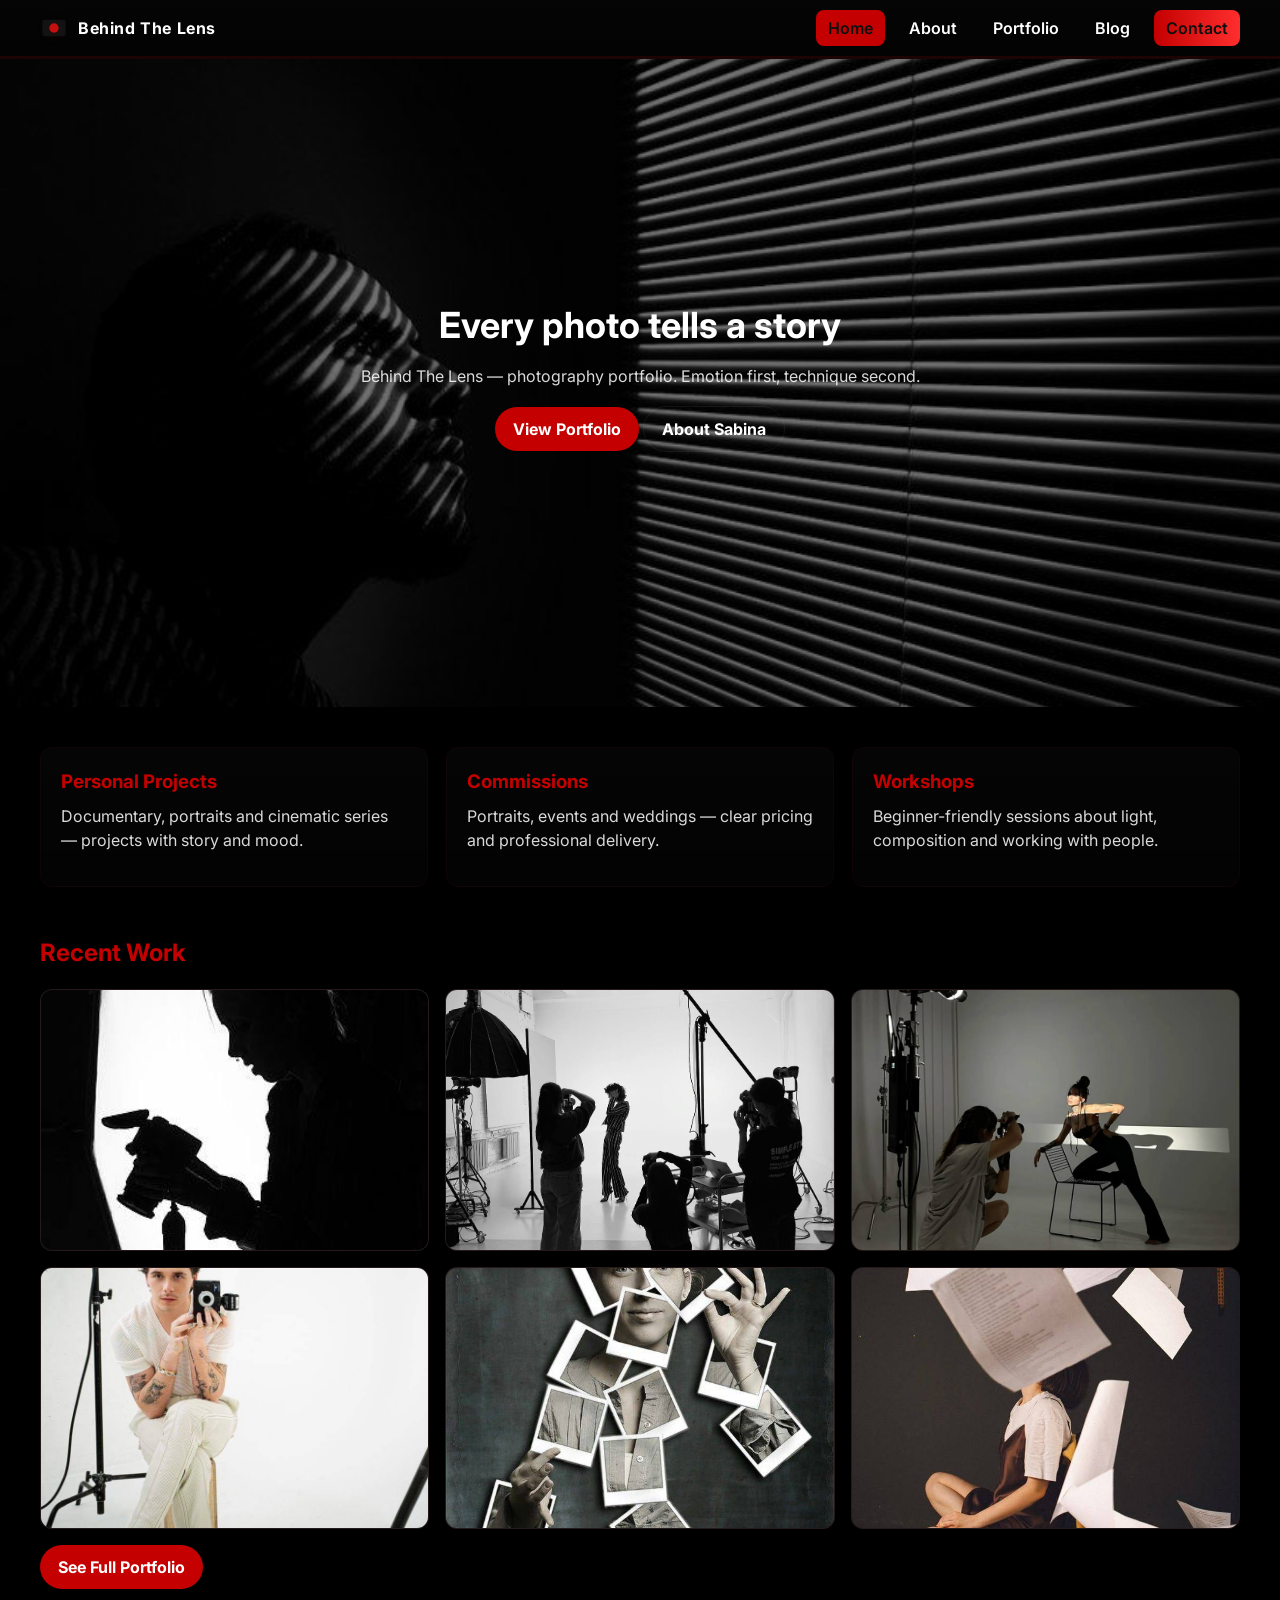
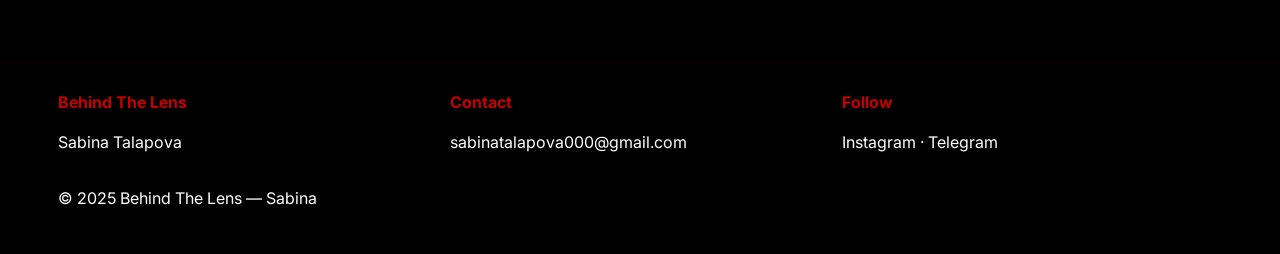
<file: index.html>
<!DOCTYPE html>
<html lang="en">
<head>
  <meta charset="utf-8" />
  <meta name="viewport" content="width=device-width,initial-scale=1" />
  <title>Behind The Lens — Home</title>
  <link href="https://fonts.googleapis.com/css2?family=Inter:wght@300;400;600;700&display=swap" rel="stylesheet">
  <link rel="stylesheet" href="style.css">
  <meta name="theme-color" content="#000000">
</head>
<body>
  <header class="site-header" role="banner">
    <div class="container header-inner">
      <a class="brand" href="index.html" aria-label="Behind The Lens — Home">
        <svg class="camera" width="28" height="28" viewBox="0 0 24 24" aria-hidden="true" focusable="false">
          <path fill="#c40000" d="M12 8a4 4 0 100 8 4 4 0 000-8z"></path>
          <rect x="2" y="5" width="20" height="14" rx="2" ry="2" fill="#fff" opacity="0.06"></rect>
        </svg>
        <span>Behind The Lens</span>
      </a>

      <button class="nav-toggle" id="navToggle" aria-expanded="false" aria-controls="mainNav">
        <span class="sr-only">Toggle navigation</span>
        <span class="hamburger"></span>
      </button>

      <nav id="mainNav" class="main-nav" role="navigation">
        <ul class="nav-list">
          <li><a href="index.html" class="active">Home</a></li>
          <li><a href="about.html">About</a></li>
          <li><a href="portfolio.html">Portfolio</a></li>
          <li><a href="blog.html">Blog</a></li>
          <li><a href="contact.html" class="cta">Contact</a></li>
        </ul>
      </nav>
    </div>
  </header>

  <main id="content" class="site-main">
    <section class="hero">
      <img class="hero-bg" src="фон.jpeg" alt="фон" loading="lazy">
      <div class="hero-inner container">
        <h1>Every photo tells a story</h1>
        <p class="lead">Behind The Lens — photography portfolio. Emotion first, technique second.</p>
        <p class="hero-actions">
          <a class="btn" href="portfolio.html">View Portfolio</a>
          <a class="btn ghost" href="about.html">About Sabina</a>
        </p>
      </div>
    </section>

    <section class="features container">
      <div class="grid-3">
        <article class="card">
          <h3>Personal Projects</h3>
          <p>Documentary, portraits and cinematic series — projects with story and mood.</p>
        </article>
        <article class="card">
          <h3>Commissions</h3>
          <p>Portraits, events and weddings — clear pricing and professional delivery.</p>
        </article>
        <article class="card">
          <h3>Workshops</h3>
          <p>Beginner-friendly sessions about light, composition and working with people.</p>
        </article>
      </div>
    </section>

    <section class="portfolio container">
      <h2>Recent Work</h2>
      <div class="gallery-grid" aria-label="Gallery preview">
        <figure><img src="пикча.jpeg" alt="Photo 1" loading="lazy"></figure>
        <figure><img src="пикча1.jpeg" alt="Photo 2" loading="lazy"></figure>
        <figure><img src="пикча2.jpeg" alt="Photo 3" loading="lazy"></figure>
        <figure><img src="пикча3.jpeg" alt="Photo 4" loading="lazy"></figure>
        <figure><img src="пикча4.jpeg" alt="Photo 5" loading="lazy"></figure>
        <figure><img src="пикча5.jpeg" alt="Photo 6" loading="lazy"></figure>
      </div>
      <p class="center"><a class="btn" href="portfolio.html">See Full Portfolio</a></p>
    </section>
  </main>

  <footer class="site-footer">
    <div class="container">
      <div class="footer-grid">
        <div>
          <h4>Behind The Lens</h4>
          <p>Sabina Talapova</p>
        </div>
        <div>
          <h4>Contact</h4>
          <p><a href="mailto:sabinatalapova000@gmail.com">sabinatalapova000@gmail.com</a></p>
        </div>
        <div>
          <h4>Follow</h4>
          <p><a href="#">Instagram</a> · <a href="#">Telegram</a></p>
        </div>
      </div>
      <p class="copyright">© 2025 Behind The Lens — Sabina</p>
    </div>
  </footer>

  <script>
    (function() {
      const btn = document.getElementById('navToggle');
      const nav = document.getElementById('mainNav');
      btn.addEventListener('click', () => {
        const expanded = btn.getAttribute('aria-expanded') === 'true';
        btn.setAttribute('aria-expanded', String(!expanded));
        nav.classList.toggle('open');
      });
      document.querySelectorAll('.main-nav a').forEach(a => {
        a.addEventListener('click', () => {
          nav.classList.remove('open');
          btn.setAttribute('aria-expanded', 'false');
        });
      });
    })();
  </script>
</body>
</html>
</file>
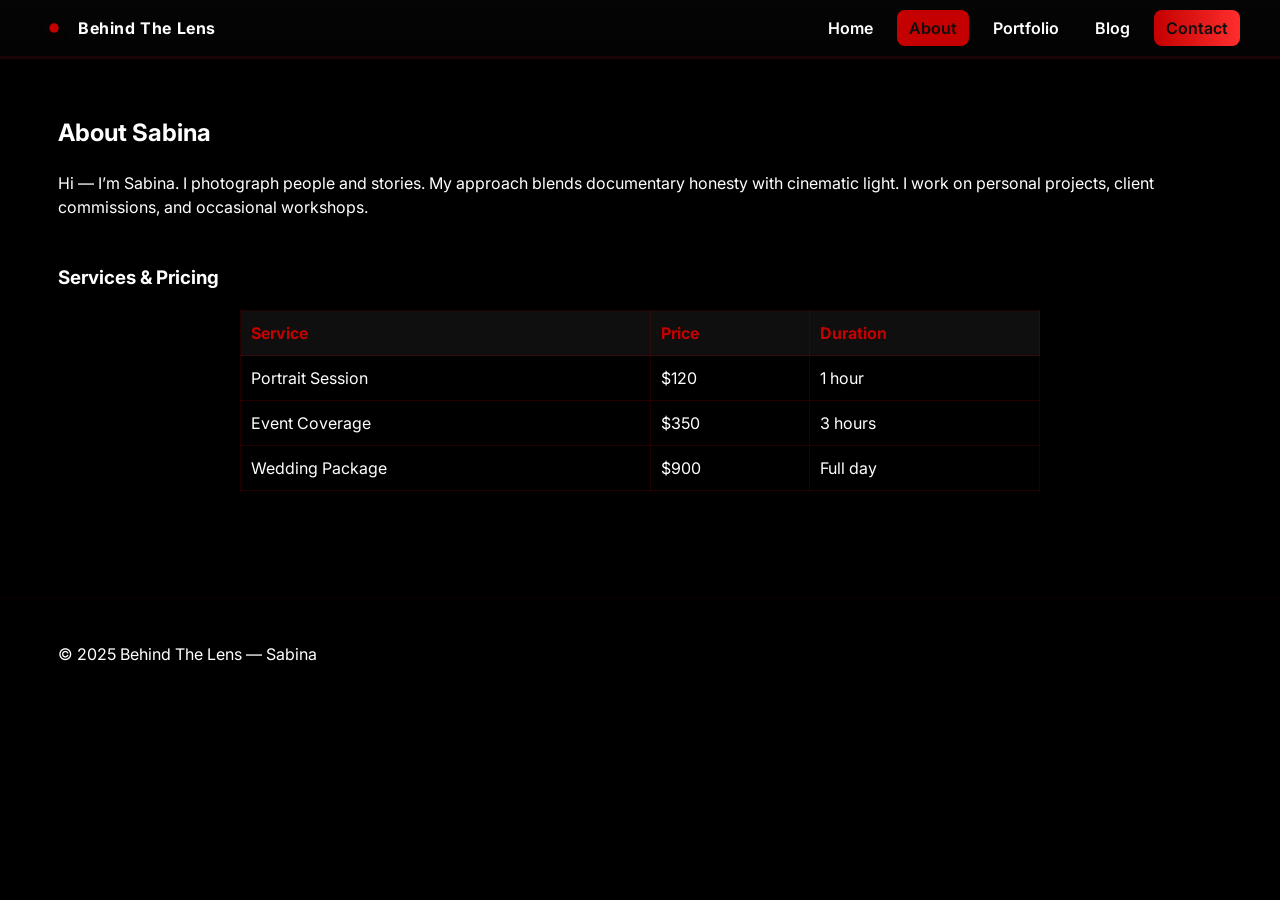
<file: about.html>
<!DOCTYPE html>
<html lang="en">
<head>
  <meta charset="utf-8" />
  <meta name="viewport" content="width=device-width,initial-scale=1" />
  <title>Behind The Lens — About</title>
  <link href="https://fonts.googleapis.com/css2?family=Inter:wght@300;400;600;700&display=swap" rel="stylesheet">
  <link rel="stylesheet" href="style.css">
</head>
<body>
  <header class="site-header">
    <div class="container header-inner">
      <a class="brand" href="index.html"><svg class="camera" width="28" height="28" viewBox="0 0 24 24"><path fill="#c40000" d="M12 8a4 4 0 100 8 4 4 0 000-8z"></path></svg><span>Behind The Lens</span></a>
      <button class="nav-toggle" id="navToggle2" aria-expanded="false" aria-controls="mainNav2"><span class="sr-only">Toggle navigation</span><span class="hamburger"></span></button>
      <nav id="mainNav2" class="main-nav">
        <ul class="nav-list">
          <li><a href="index.html">Home</a></li>
          <li><a href="about.html" class="active">About</a></li>
          <li><a href="portfolio.html">Portfolio</a></li>
          <li><a href="blog.html">Blog</a></li>
          <li><a href="contact.html" class="cta">Contact</a></li>
        </ul>
      </nav>
    </div>
  </header>

  <main class="container">
    <section class="about intro" style="padding:36px 0 10px">
      <h2>About Sabina</h2>
      <p>Hi — I’m Sabina. I photograph people and stories. My approach blends documentary honesty with cinematic light. I work on personal projects, client commissions, and occasional workshops.</p>
    </section>

    <section class="about services" style="padding-bottom:60px">
      <h3>Services & Pricing</h3>
      <table class="pricing" role="table" aria-label="Pricing table">
        <thead>
          <tr><th>Service</th><th>Price</th><th>Duration</th></tr>
        </thead>
        <tbody>
          <tr><td>Portrait Session</td><td>$120</td><td>1 hour</td></tr>
          <tr><td>Event Coverage</td><td>$350</td><td>3 hours</td></tr>
          <tr><td>Wedding Package</td><td>$900</td><td>Full day</td></tr>
        </tbody>
      </table>
    </section>
  </main>

  <footer class="site-footer">
    <div class="container">
      <p>© 2025 Behind The Lens — Sabina</p>
    </div>
  </footer>

  <script>
    (function(){const btn=document.getElementById('navToggle2'),nav=document.getElementById('mainNav2');btn.addEventListener('click',()=>{const expanded=btn.getAttribute('aria-expanded')==='true';btn.setAttribute('aria-expanded',String(!expanded));nav.classList.toggle('open')});document.querySelectorAll('#mainNav2 a').forEach(a=>a.addEventListener('click',()=>{nav.classList.remove('open');btn.setAttribute('aria-expanded','false')}))})();
  </script>
</body>
</html>
</file>
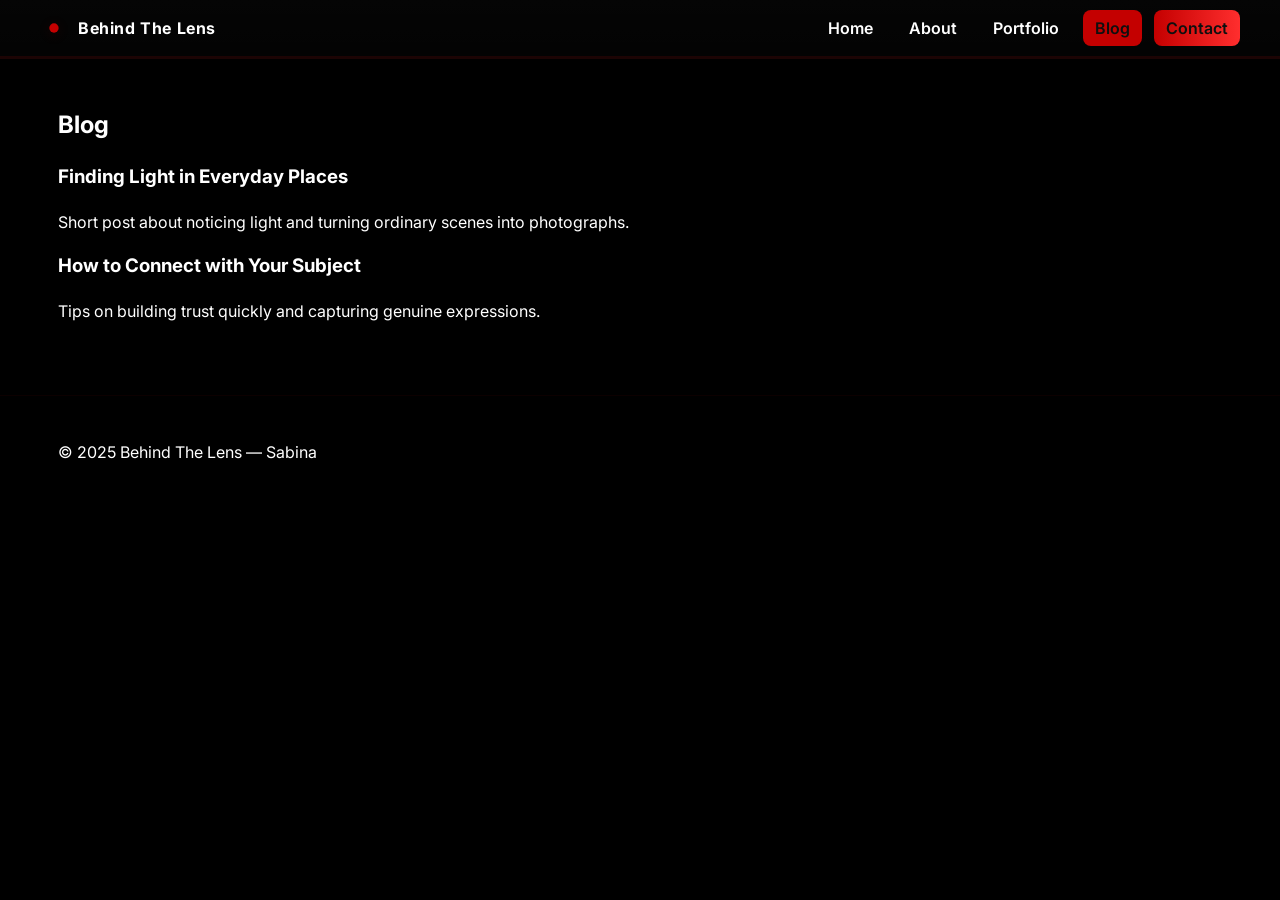
<file: blog.html>
<!DOCTYPE html>
<html lang="en">
<head>
  <meta charset="utf-8" />
  <meta name="viewport" content="width=device-width,initial-scale=1" />
  <title>Behind The Lens — Blog</title>
  <link href="https://fonts.googleapis.com/css2?family=Inter:wght@300;400;600;700&display=swap" rel="stylesheet">
  <link rel="stylesheet" href="style.css">
</head>
<body>
  <header class="site-header">
    <div class="container header-inner">
      <a class="brand" href="index.html"><svg class="camera" width="28" height="28" viewBox="0 0 24 24"><path fill="#c40000" d="M12 8a4 4 0 100 8 4 4 0 000-8z"></path></svg><span>Behind The Lens</span></a>
      <button class="nav-toggle" id="navToggle4" aria-expanded="false" aria-controls="mainNav4"><span class="sr-only">Toggle navigation</span><span class="hamburger"></span></button>
      <nav id="mainNav4" class="main-nav">
        <ul class="nav-list">
          <li><a href="index.html">Home</a></li>
          <li><a href="about.html">About</a></li>
          <li><a href="portfolio.html">Portfolio</a></li>
          <li><a href="blog.html" class="active">Blog</a></li>
          <li><a href="contact.html" class="cta">Contact</a></li>
        </ul>
      </nav>
    </div>
  </header>

  <main class="container">
    <section class="blog" style="padding:28px 0">
      <h2>Blog</h2>
      <article class="post">
        <h3>Finding Light in Everyday Places</h3>
        <p>Short post about noticing light and turning ordinary scenes into photographs.</p>
      </article>
      <article class="post">
        <h3>How to Connect with Your Subject</h3>
        <p>Tips on building trust quickly and capturing genuine expressions.</p>
      </article>
    </section>
  </main>

  <footer class="site-footer">
    <div class="container">
      <p>© 2025 Behind The Lens — Sabina</p>
    </div>
  </footer>

  <script>
    (function(){const btn=document.getElementById('navToggle4'),nav=document.getElementById('mainNav4');btn.addEventListener('click',()=>{const expanded=btn.getAttribute('aria-expanded')==='true';btn.setAttribute('aria-expanded',String(!expanded));nav.classList.toggle('open')});document.querySelectorAll('#mainNav4 a').forEach(a=>a.addEventListener('click',()=>{nav.classList.remove('open');btn.setAttribute('aria-expanded','false')}))})();
  </script>
</body>
</html>
</file>
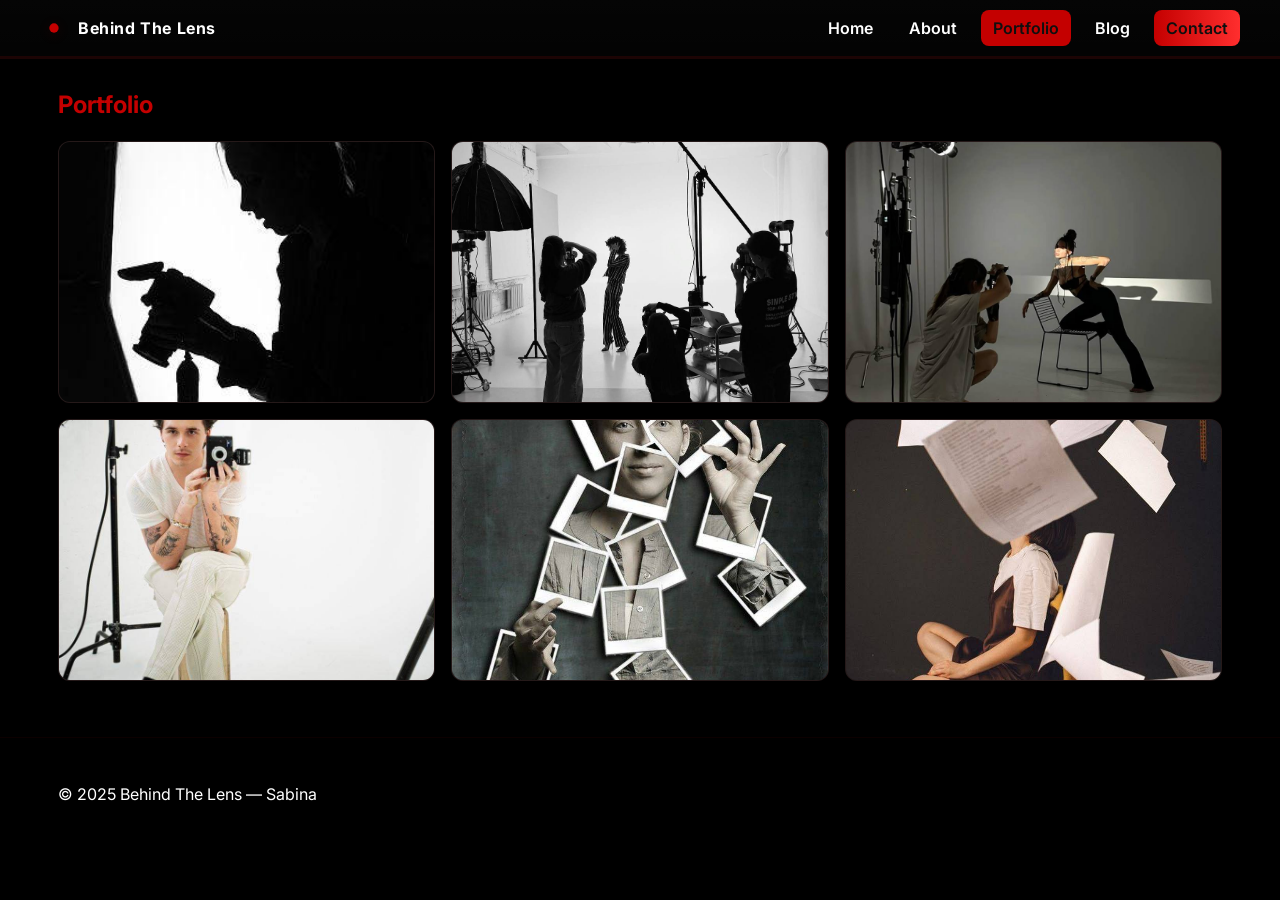
<file: portfolio.html>
<!DOCTYPE html>
<html lang="en">
<head>
  <meta charset="utf-8" />
  <meta name="viewport" content="width=device-width,initial-scale=1" />
  <title>Behind The Lens — Portfolio</title>
  <link href="https://fonts.googleapis.com/css2?family=Inter:wght@300;400;600;700&display=swap" rel="stylesheet">
  <link rel="stylesheet" href="style.css">
</head>
<body>
  <header class="site-header">
    <div class="container header-inner">
      <a class="brand" href="index.html"><svg class="camera" width="28" height="28" viewBox="0 0 24 24"><path fill="#c40000" d="M12 8a4 4 0 100 8 4 4 0 000-8z"></path></svg><span>Behind The Lens</span></a>
      <button class="nav-toggle" id="navToggle3" aria-expanded="false" aria-controls="mainNav3"><span class="sr-only">Toggle navigation</span><span class="hamburger"></span></button>
      <nav id="mainNav3" class="main-nav">
        <ul class="nav-list">
          <li><a href="index.html">Home</a></li>
          <li><a href="about.html">About</a></li>
          <li><a href="portfolio.html" class="active">Portfolio</a></li>
          <li><a href="blog.html">Blog</a></li>
          <li><a href="contact.html" class="cta">Contact</a></li>
        </ul>
      </nav>
    </div>
  </header>

  <main class="container">
    <section class="portfolio" style="padding:28px 0">
      <h2>Portfolio</h2>
      <div class="gallery-grid" aria-label="Portfolio gallery">
        <figure><img src="пикча.jpeg" alt="Photo 1" loading="lazy"></figure>
        <figure><img src="пикча1.jpeg" alt="Photo 2" loading="lazy"></figure>
        <figure><img src="пикча2.jpeg" alt="Photo 3" loading="lazy"></figure>
        <figure><img src="пикча3.jpeg" alt="Photo 4" loading="lazy"></figure>
        <figure><img src="пикча4.jpeg" alt="Photo 5" loading="lazy"></figure>
        <figure><img src="пикча5.jpeg" alt="Photo 6" loading="lazy"></figure>
      </div>
    </section>
  </main>

  <footer class="site-footer">
    <div class="container">
      <p>© 2025 Behind The Lens — Sabina</p>
    </div>
  </footer>

  <script>
    (function(){const btn=document.getElementById('navToggle3'),nav=document.getElementById('mainNav3');btn.addEventListener('click',()=>{const expanded=btn.getAttribute('aria-expanded')==='true';btn.setAttribute('aria-expanded',String(!expanded));nav.classList.toggle('open')});document.querySelectorAll('#mainNav3 a').forEach(a=>a.addEventListener('click',()=>{nav.classList.remove('open');btn.setAttribute('aria-expanded','false')}))})();
  </script>
</body>
</html>
</file>
<file: style.css>
:root{
  --bg: #000000;
  --panel: #0f0f0f;
  --accent: #c40000;
  --muted: #1b1b1b;
  --white: #ffffff;
  --gap: 20px;
  --max-width: 1200px;
  --radius: 12px;
  --shadow: 0 8px 30px rgba(0,0,0,0.6);
  --transition: 200ms ease;
}


*{box-sizing:border-box}
html,body{height:100%}
body{
  margin:0;
  background:var(--bg);
  color:var(--white);
  font-family: 'Inter', system-ui, -apple-system, 'Segoe UI', Roboto, 'Helvetica Neue', Arial;
  -webkit-font-smoothing:antialiased;
  -moz-osx-font-smoothing:grayscale;
  line-height:1.5;
}
.container{max-width:var(--max-width);margin:0 auto;padding:0 18px}


.site-header{background:linear-gradient(180deg, rgba(255,255,255,0.02), rgba(255,255,255,0.01));border-bottom:3px solid rgba(196,0,0,0.12);position:sticky;top:0;z-index:1200}
.header-inner{display:flex;align-items:center;justify-content:space-between;gap:12px;padding:14px 0}
.brand{display:flex;align-items:center;gap:10px;color:var(--white);text-decoration:none}
.brand span{font-weight:700;letter-spacing:0.6px}
.camera{filter:drop-shadow(0 2px 6px rgba(196,0,0,0.12))}


.main-nav{display:flex}
.nav-list{display:flex;gap:12px;list-style:none;margin:0;padding:0;align-items:center}
.nav-list a{color:var(--white);text-decoration:none;padding:8px 12px;border-radius:8px;font-weight:600;transition:all var(--transition)}
.nav-list a:hover{background:rgba(196,0,0,0.12);color:var(--accent)}
.nav-list a.active{background:var(--accent);color:var(--panel)}
.nav-list a.cta{background:linear-gradient(90deg,var(--accent),#ff2e2e);color:var(--panel)}
.nav-list a.cta:hover{opacity:0.95}


.nav-toggle{display:none;background:transparent;border:0;color:var(--white);padding:8px;cursor:pointer}
.hamburger{width:28px;height:2px;background:var(--white);display:inline-block;position:relative;border-radius:2px}
.hamburger::before,.hamburger::after{content:"";position:absolute;left:0;width:28px;height:2px;background:var(--white);border-radius:2px;transition:transform var(--transition)}
.hamburger::before{top:-8px}
.hamburger::after{top:8px}


.hero{position:relative;min-height:72vh;display:flex;align-items:center;justify-content:center;overflow:hidden;margin-bottom:var(--gap)}
.hero-bg{position:absolute;inset:0;width:100%;height:100%;object-fit:cover;z-index:0;filter:brightness(0.45) saturate(0.95)}
.hero-inner{position:relative;z-index:1;text-align:center;padding:40px}
.hero h1{font-size:2.25rem;margin:0 0 12px;color:var(--white)}
.lead{color:rgba(255,255,255,0.85);max-width:720px;margin:0 auto 18px}


.btn{display:inline-block;background:var(--accent);color:var(--white);padding:10px 18px;border-radius:999px;text-decoration:none;font-weight:700;transition:transform var(--transition),box-shadow var(--transition)}
.btn:hover{transform:translateY(-4px);box-shadow:0 14px 40px rgba(196,0,0,0.12)}
.btn.ghost{background:transparent;border:1px solid rgba(255,255,255,0.06);color:var(--white)}


.features{padding:var(--gap) 0}
.grid-3{display:grid;grid-template-columns:repeat(3,1fr);gap:18px}
.card{background:linear-gradient(180deg, rgba(255,255,255,0.02), rgba(255,255,255,0.01));padding:20px;border-radius:12px;border:1px solid rgba(196,0,0,0.06);min-height:140px;display:flex;flex-direction:column;justify-content:flex-start;transition:transform var(--transition)}
.card h3{margin:0 0 8px;color:var(--accent)}
.card p{margin:0;color:rgba(255,255,255,0.85)}
.card:hover{transform:translateY(-6px);box-shadow:var(--shadow)}


.portfolio{padding:28px 0}
.portfolio h2{color:var(--accent);margin:0 0 18px}
.gallery-grid{display:grid;grid-template-columns:repeat(3,1fr);gap:16px}
.gallery-grid figure{margin:0;overflow:hidden;border-radius:12px;background:var(--muted);border:1px solid rgba(196,0,0,0.06)}
.gallery-grid img{width:100%;height:260px;object-fit:cover;display:block;transition:transform 260ms ease}
.gallery-grid img:hover{transform:scale(1.04)}


.pricing{width:100%;max-width:800px;margin:18px auto;border-collapse:collapse}
.pricing th, .pricing td{border:1px solid rgba(196,0,0,0.18);padding:10px;text-align:left}
.pricing thead th{background:var(--panel);color:var(--accent)}

.contact-hero .hero-bg{height:300px;object-fit:cover;filter:brightness(0.5)}
.contact-section{display:grid;grid-template-columns:2fr 1fr;gap:30px;padding-bottom:60px}
.contact-form{display:flex;flex-direction:column;gap:12px;background:var(--panel);padding:20px;border-radius:12px}
.contact-form input,.contact-form textarea,.contact-form select{padding:10px;border-radius:8px;border:1px solid rgba(196,0,0,0.08);background:#0b0b0b;color:var(--white)}
.contact-info{background:var(--muted);padding:20px;border-radius:12px}


.site-footer{border-top:1px solid rgba(196,0,0,0.06);padding:28px 0;margin-top:28px}
.footer-grid{display:grid;grid-template-columns:1fr 1fr 1fr;gap:12px}
.footer-grid h4{margin:0 0 8px;color:var(--accent)}
.site-footer a{color:var(--white);text-decoration:none}
.site-footer a:hover{text-decoration:underline}


a:focus,input:focus,button:focus{outline:3px solid rgba(196,0,0,0.2);outline-offset:3px}


.gallery-grid figure:nth-child(odd){box-shadow:0 6px 18px rgba(0,0,0,0.4)}


@media (max-width:980px){
  .grid-3{grid-template-columns:repeat(2,1fr)}
  .gallery-grid{grid-template-columns:repeat(2,1fr)}
  .contact-section{grid-template-columns:1fr}
}
@media (max-width:720px){
  .header-inner{padding:12px 0}
  .nav-list{display:flex;flex-direction:column;gap:8px;align-items:flex-start}
  .main-nav{position:fixed;top:64px;right:0;background:linear-gradient(180deg, rgba(0,0,0,0.96), rgba(0,0,0,0.98));width:260px;height:calc(100% - 64px);transform:translateX(110%);transition:transform var(--transition);padding:18px;border-left:1px solid rgba(196,0,0,0.06);z-index:1300}
  .main-nav.open{transform:translateX(0)}
  .nav-toggle{display:block}
  .nav-list a{padding:10px 12px;width:100%;display:block}
  .grid-3{grid-template-columns:1fr}
  .gallery-grid{grid-template-columns:1fr}
}
@media (prefers-reduced-motion:reduce){
  *{transition:none!important}
}
</file>
